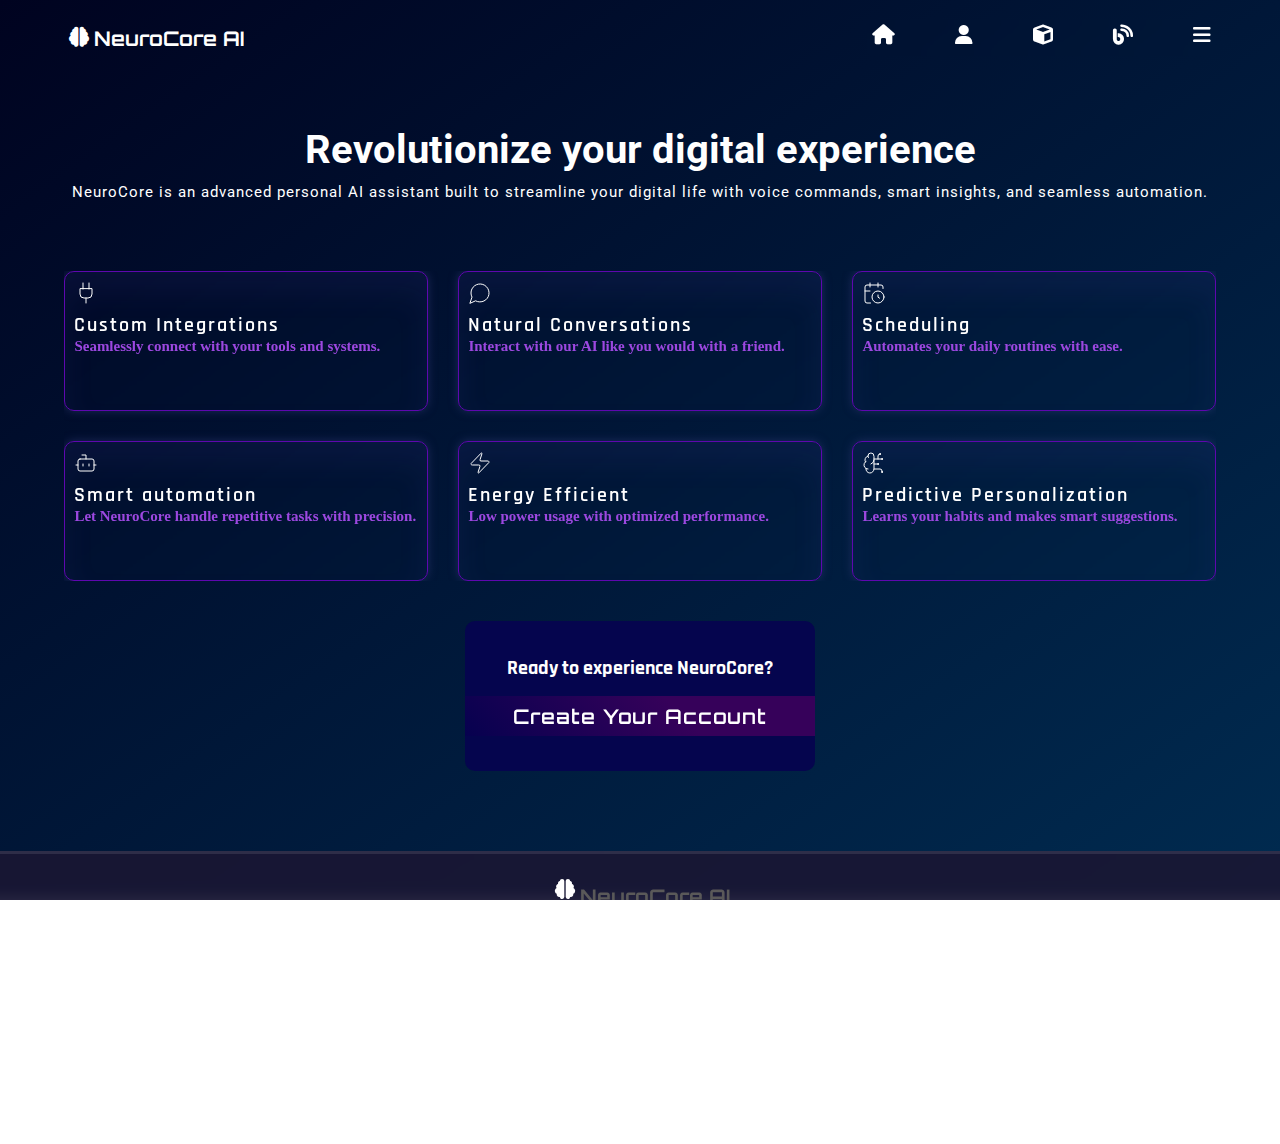
<file: index.html>
<!DOCTYPE html>
<html lang="en">
    <head>
        <link rel="stylesheet" href="homepage1.css"/>
        <link rel="stylesheet" href="homepage-query.css"/>
        <meta charset="UTF-8"/>
        <meta name="viewport" content="width=device-width, initial-scale=1.0" />
        <title>NeuroCore AI</title>
        <link rel="stylesheet" href="https://cdnjs.cloudflare.com/ajax/libs/font-awesome/6.4.0/css/all.min.css">
        <link href="https://fonts.googleapis.com/css2?family=Orbitron:wght@400;700&family=Rajdhani:wght@400;600&family=Roboto&display=swap" rel="stylesheet">
        
        
    </head>
    <body class="body"> 
        <!-- Main Section -->

    <div class="main-container">

    <div class="header-section">
        <div class="header-wrap">
            <a href="index.html"><i class="fas fa-brain" id="logo-icon"></i></a><a href="index.html"><h3 class="header-1">NeuroCore AI</h3></a>
        </div>

        <!-- Nav section -->
        <div class="header"> 
            <div class="navbar"><a href="index.html" class="nav-link"><i class="fas fa-house"></i></a></div>        <!-- Home -->
            <div class="navbar"><a href="about.html" class="nav-link"><i class="fas fa-user"></i></a></div>         <!-- About -->
            <div class="navbar"><a href="features.html" class="nav-link"><i class="fas fa-cube"></i></a></div>         <!-- Features -->
            <div class="navbar"><a href="blog.html" class="nav-link"><i class="fas fa-blog"></i></a></div>         <!-- Blog -->
            <div class="navbar"><a href="menu.html" class="nav-link"><i class="fas fa-bars"></i></a></div>         <!-- Menu -->
        </div>

         <div class="menu-alone"><i class="fas fa-bars"></i></span></a></div>         <!-- Menu -->

    </div>    

    <div class="nav-mobile-hide">
        <div class="header-mobile"> 
            <div class="navbar nav-mobile"><a href="index.html" class="nav-link"><i class="fas fa-house"></i><span class="mobile-nav-text">Home</span></a></div>        <!-- Home -->
            <div class="navbar"><a href="about.html" class="nav-link"><i class="fas fa-user"></i><span class="mobile-nav-text">About</span></a></div>         <!-- About -->
            <div class="navbar"><a href="features.html" class="nav-link"><i class="fas fa-cube"></i><span class="mobile-nav-text">Features</span></a></div>         <!-- Features -->
            <div class="navbar"><a href="blog.html" class="nav-link"><i class="fas fa-blog"></i><span class="mobile-nav-text">Blog</span></a></div>         <!-- Blog -->
            <div class="navbar"><a href="menu.html" class="nav-link"><i class="fas fa-bars"></i><span class="mobile-nav-text">Menu</span></a></div>         <!-- Menu -->
        </div>
    </div>
            <h2 class="headline">Revolutionize your digital experience</h2>

            <p class="intro-text">NeuroCore is an advanced personal AI assistant built to streamline your digital life
with voice commands, smart insights, and seamless automation.</p>
       

            


        <!--Features Section-->

        <div class="feature-wrap">
        <div class="feature-grid">
            
            <div class="feature">
                <svg xmlns="http://www.w3.org/2000/svg" width="24" height="24" viewBox="0 0 24 24" fill="none" stroke="currentColor" stroke-width="1" stroke-linecap="round" stroke-linejoin="round" class="lucide lucide-plug-icon lucide-plug"><path d="M12 22v-5"/><path d="M9 8V2"/><path d="M15 8V2"/><path d="M18 8v5a4 4 0 0 1-4 4h-4a4 4 0 0 1-4-4V8Z"/></svg>
                <p class="f-child">Custom Integrations</p>
                <p class="f-g-child">Seamlessly connect with your tools and systems.</p>
            </div>
           
            <div class="feature">
                <svg xmlns="http://www.w3.org/2000/svg" width="24" height="24" viewBox="0 0 24 24" fill="none" stroke="currentColor" stroke-width="1" stroke-linecap="round" stroke-linejoin="round" class="lucide lucide-message-circle-icon lucide-message-circle"><path d="M7.9 20A9 9 0 1 0 4 16.1L2 22Z"/></svg>
                <p class="f-child">Natural Conversations</p>
                <p class="f-g-child">Interact with our AI like you would with a friend.</p> 
            </div>

            <div class="feature">
                <svg xmlns="http://www.w3.org/2000/svg" width="24" height="24" viewBox="0 0 24 24" fill="none" stroke="currentColor" stroke-width="1" stroke-linecap="round" stroke-linejoin="round" class="lucide lucide-calendar-clock-icon lucide-calendar-clock"><path d="M16 14v2.2l1.6 1"/><path d="M16 2v4"/><path d="M21 7.5V6a2 2 0 0 0-2-2H5a2 2 0 0 0-2 2v14a2 2 0 0 0 2 2h3.5"/><path d="M3 10h5"/><path d="M8 2v4"/><circle cx="16" cy="16" r="6"/></svg>
                <p class="f-child">Scheduling</p>
                <p class="f-g-child">Automates your daily routines with ease.</p> 
            </div>

            <div class="feature">
                <svg xmlns="http://www.w3.org/2000/svg" width="24" height="24" viewBox="0 0 24 24" fill="none" stroke="currentColor" stroke-width="1" stroke-linecap="round" stroke-linejoin="round" class="lucide lucide-bot-icon lucide-bot"><path d="M12 8V4H8"/><rect width="16" height="12" x="4" y="8" rx="2"/><path d="M2 14h2"/><path d="M20 14h2"/><path d="M15 13v2"/><path d="M9 13v2"/></svg>
                <p class="f-child">Smart automation</p>
                <p class="f-g-child">Let NeuroCore handle repetitive tasks with precision.</p>
            </div>

            <div class="feature">
                <svg xmlns="http://www.w3.org/2000/svg" width="24" height="24" viewBox="0 0 24 24" fill="none" stroke="currentColor" stroke-width="1" stroke-linecap="round" stroke-linejoin="round" class="lucide lucide-zap-icon lucide-zap"><path d="M4 14a1 1 0 0 1-.78-1.63l9.9-10.2a.5.5 0 0 1 .86.46l-1.92 6.02A1 1 0 0 0 13 10h7a1 1 0 0 1 .78 1.63l-9.9 10.2a.5.5 0 0 1-.86-.46l1.92-6.02A1 1 0 0 0 11 14z"/></svg>
                <p class="f-child">Energy Efficient</p>
                <p class="f-g-child">Low power usage with optimized performance.</p>
            </div>

            <div class="feature">
                <svg xmlns="http://www.w3.org/2000/svg" width="24" height="24" viewBox="0 0 24 24" fill="none" stroke="currentColor" stroke-width="1" stroke-linecap="round" stroke-linejoin="round" class="lucide lucide-brain-circuit-icon lucide-brain-circuit"><path d="M12 5a3 3 0 1 0-5.997.125 4 4 0 0 0-2.526 5.77 4 4 0 0 0 .556 6.588A4 4 0 1 0 12 18Z"/><path d="M9 13a4.5 4.5 0 0 0 3-4"/><path d="M6.003 5.125A3 3 0 0 0 6.401 6.5"/><path d="M3.477 10.896a4 4 0 0 1 .585-.396"/><path d="M6 18a4 4 0 0 1-1.967-.516"/><path d="M12 13h4"/><path d="M12 18h6a2 2 0 0 1 2 2v1"/><path d="M12 8h8"/><path d="M16 8V5a2 2 0 0 1 2-2"/><circle cx="16" cy="13" r=".5"/><circle cx="18" cy="3" r=".5"/><circle cx="20" cy="21" r=".5"/><circle cx="20" cy="8" r=".5"/></svg>
                <p class="f-child">Predictive Personalization</p>
                <p class="f-g-child">Learns your habits and makes smart suggestions.</p>
            </div>
        </div>

        </div>

        <!-- cta section -->
         <section class="cta-section">
            <h3 class="cta-text">Ready to experience NeuroCore?</h3>
            <a href="sign-up.html" class="btn-button"><button class="cta-button">Create Your Account</button></a>
        </section>
    </div>

    <div class="footer-divider"></div>


       <!--Footer section-->
        <footer class="footer-container">

            <h3 class="foooter-header"><i class="fas fa-brain" id="lgo-icon"></i>NeuroCore AI</h3>
            <p class="description">
                Advancing human potential through intelligent systems. 
                At NeuroCore, we build AI-driven tools that empower innovation, insight, and automation for the future.
            </p>

            <!-- Footer Nav-links bars and Nav-links-->
            <div class="footer-nav"> 
                <div class="footer-nav-bar"><a href="index.html" class="nav-link"><i class="fas fa-house"></i></a></div>        <!-- Home -->
                <div class="footer-nav-bar"><a href="about.html" class="nav-link"><i class="fas fa-user"></i></a></div>         <!-- About -->
                <div class="footer-nav-bar"><a href="features.html" class="nav-link"><i class="fas fa-cube"></i></a></div>         <!-- Features -->
                <div class="footer-nav-bar"><a href="blog.html" class="nav-link"><i class="fas fa-blog"></i></a></div>         <!-- Blog -->
                <div class="footer-nav-bar"><a href="menu.html" class="nav-link"><i class="fas fa-bars"></i></a></div>         <!-- Menu -->
            </div>

            <!-- Footer Social Media Links -->
            <div class="footer-social"> 

                <div class="footer-nav-social"><a href="#" class="nav-link"><i class="fab fa-facebook-f"></i></a></div>
                <div class="footer-nav-social"><a href="#" class="nav-link"><i class="fab fa-x-twitter"></i></a></div>
                <div class="footer-nav-social"><a href="#" class="nav-link"><i class="fab fa-linkedin-in"></i></a></div>         
                <div class="footer-nav-social"><a href="#" class="nav-link"><i class="fab fa-github"></i></a></div>
                <div class="footer-nav-social"><a href="#" class="nav-link"><i class="fab fa-youtube"></i></a></div>
            </div>

            <!-- Copy right and Conditions section -->
             <div class="footer-ccs">
            <p class="copy-right">© 2025 NeuroCore AI. All rights reserved.</p>
            <p class="terms-and-conditions">[Terms & Conditions] | [Privacy Policy]</p>
             </div>   
        </footer>
<script src="homepage.js"></script>
    </body>
</html>
</file>
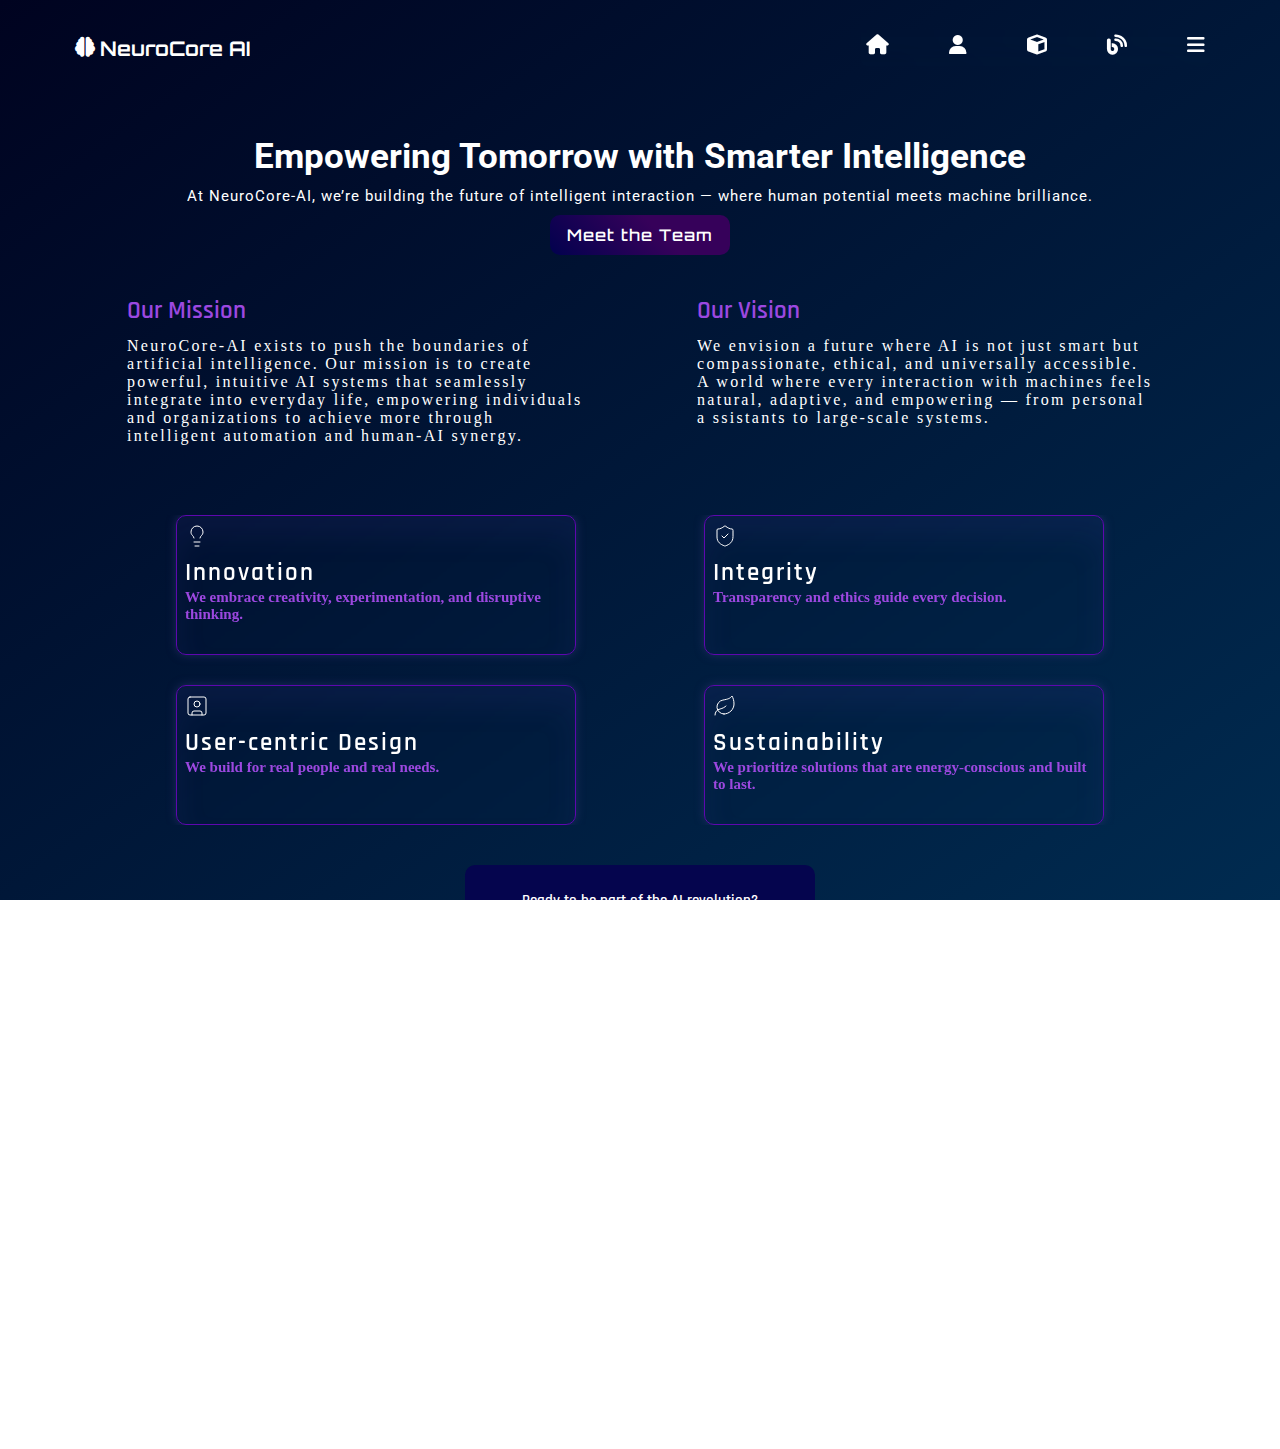
<file: about.html>
<!DOCTYPE html>
<html lang="en">
<head>
    <meta charset="UTF-8">
    <meta name="viewport" content="width=device-width, initial-scale=1.0" />
    <title>About NeuroCore</title>
    <link rel="stylesheet" href="about.css">
    <link rel="stylesheet" href="about-query.css">
    <link rel="stylesheet" href="https://cdnjs.cloudflare.com/ajax/libs/font-awesome/6.4.0/css/all.min.css">
    <link href="https://fonts.googleapis.com/css2?family=Orbitron:wght@400;700&family=Rajdhani:wght@400;600&family=Roboto&display=swap" rel="stylesheet">
        
</head>
<body>
    
    <div class="main-container">

        <div class="header-section">
            <div class="header-wrap">
            <a href="index.html"><i class="fas fa-brain" id="logo-icon"></i></a><a href="index.html"><h3 class="header-1">NeuroCore AI</h3></a>
        </div>

            <!-- Nav section -->
            <div class="header"> 
                <div class="navbar"><a href="index.html" class="nav-link"><i class="fas fa-house"></i></a></div>        <!-- Home -->
            <div class="navbar"><a href="about.html" class="nav-link"><i class="fas fa-user"></i></a></div>         <!-- About -->
            <div class="navbar"><a href="features.html" class="nav-link"><i class="fas fa-cube"></i></a></div>         <!-- Features -->
            <div class="navbar"><a href="blog.html" class="nav-link"><i class="fas fa-blog"></i></a></div>         <!-- Blog -->
            <div class="navbar"><a href="menu.html" class="nav-link"><i class="fas fa-bars"></i></a></div>         <!-- Menu -->
            </div>
        </div> 
    

        <!--Hero Section -->
        <div class="hero-section">
            <h2 class="headline">Empowering Tomorrow with Smarter Intelligence</h2>

            <p class="intro-text">
                At NeuroCore-AI, we’re building the future of intelligent interaction — where human potential meets machine brilliance.
            </p>

            <button class="hero-cta-button">Meet the Team</button>
        </div>


        <!--Mission Section -->
        <div class="mission-vision">
        <div class="mission">
            <h4 class="mission-title">Our Mission</h4>
            <p class="mission-text">
                NeuroCore-AI exists to push the boundaries of artificial intelligence. Our mission is to create powerful, 
                intuitive AI systems that seamlessly integrate into everyday life, empowering individuals and organizations to 
                achieve more through intelligent automation and human-AI synergy.
            </p>
        </div>


        <!-- Vision Section -->
         <div class="vision">
            <h4 class="vision-title">Our Vision</h4>
            <p class="vision-text">We envision a future where AI is not just smart but compassionate, ethical, and universally accessible. 
                A world where every interaction with machines feels natural, adaptive, and empowering — from personal a
                ssistants to large-scale systems.</p>
         </div>
         </div> <!-- Mission and Vision end -->


         <!-- Values Section -->
        <div class="values">

            <div class="values-grid">
                <div class="value">
                    <svg xmlns="http://www.w3.org/2000/svg" width="24" height="24" viewBox="0 0 24 24" fill="none" stroke="currentColor" stroke-width="1" stroke-linecap="round" stroke-linejoin="round" class="lucide lucide-lightbulb-icon lucide-lightbulb"><path d="M15 14c.2-1 .7-1.7 1.5-2.5 1-.9 1.5-2.2 1.5-3.5A6 6 0 0 0 6 8c0 1 .2 2.2 1.5 3.5.7.7 1.3 1.5 1.5 2.5"/><path d="M9 18h6"/><path d="M10 22h4"/></svg>
                    <p class="value-title">Innovation</p>
                    <p class="value-text">We embrace creativity, experimentation, and disruptive thinking.</p>
                </div>
                <div class="value">
                    <svg xmlns="http://www.w3.org/2000/svg" width="24" height="24" viewBox="0 0 24 24" fill="none" stroke="currentColor" stroke-width="1" stroke-linecap="round" stroke-linejoin="round" class="lucide lucide-shield-check-icon lucide-shield-check"><path d="M20 13c0 5-3.5 7.5-7.66 8.95a1 1 0 0 1-.67-.01C7.5 20.5 4 18 4 13V6a1 1 0 0 1 1-1c2 0 4.5-1.2 6.24-2.72a1.17 1.17 0 0 1 1.52 0C14.51 3.81 17 5 19 5a1 1 0 0 1 1 1z"/><path d="m9 12 2 2 4-4"/></svg>
                    <p class="value-title">Integrity</p>
                    <p class="value-text">Transparency and ethics guide every decision.</p>
                </div>
                <div class="value">
                    <svg xmlns="http://www.w3.org/2000/svg" width="24" height="24" viewBox="0 0 24 24" fill="none" stroke="currentColor" stroke-width="1" stroke-linecap="round" stroke-linejoin="round" class="lucide lucide-square-user-icon lucide-square-user"><rect width="18" height="18" x="3" y="3" rx="2"/><circle cx="12" cy="10" r="3"/><path d="M7 21v-2a2 2 0 0 1 2-2h6a2 2 0 0 1 2 2v2"/></svg>
                    <p class="value-title">User-centric Design</p>
                    <p class="value-text">We build for real people and real needs.</p>
                </div>
                <div class="value">
                    <svg xmlns="http://www.w3.org/2000/svg" width="24" height="24" viewBox="0 0 24 24" fill="none" stroke="currentColor" stroke-width="1" stroke-linecap="round" stroke-linejoin="round" class="lucide lucide-leaf-icon lucide-leaf"><path d="M11 20A7 7 0 0 1 9.8 6.1C15.5 5 17 4.48 19 2c1 2 2 4.18 2 8 0 5.5-4.78 10-10 10Z"/><path d="M2 21c0-3 1.85-5.36 5.08-6C9.5 14.52 12 13 13 12"/></svg>
                    <p class="value-title">Sustainability</p>
                    <p class="value-text">We prioritize solutions that are energy-conscious and built to last.</p>
                </div>
            </div>

          </div>


          <!-- Call to Action -->
           <div class="cta-section">
            <p class="cta-text">Ready to be part of the AI revolution?</p>
            <button class="cta-button">Join Us</button>
            <button class="cta-button">Contact Us</button>
           </div>


    </div>








     <!--Footer section-->
        <footer class="footer-container">

            <h3 class="foooter-header"><i class="fas fa-brain" id="lgo-icon"></i>NeuroCore AI</h3>
            <p class="description">
                Advancing human potential through intelligent systems. 
                At NeuroCore, we build AI-driven tools that empower innovation, insight, and automation for the future.
            </p>

            <!-- Footer Nav-links bars and Nav-links-->
            <div class="footer-nav"> 
                <div class="footer-nav-bar"><a href="index.html" class="nav-link"><i class="fas fa-house"></i></a></div>        <!-- Home -->
                <div class="footer-nav-bar"><a href="about.html" class="nav-link"><i class="fas fa-user"></i></a></div>         <!-- About -->
                <div class="footer-nav-bar"><a href="features.html" class="nav-link"><i class="fas fa-cube"></i></a></div>         <!-- Features -->
                <div class="footer-nav-bar"><a href="blog.html" class="nav-link"><i class="fas fa-blog"></i></a></div>         <!-- Blog -->
                <div class="footer-nav-bar"><a href="menu.html" class="nav-link"><i class="fas fa-bars"></i></a></div>         <!-- Menu -->
            </div>

            <!-- Footer Social Media Links -->
            <div class="footer-social"> 

                <div class="footer-nav-social"><a href="#" class="nav-link"><i class="fab fa-facebook-f"></i></a></div>
                <div class="footer-nav-social"><a href="#" class="nav-link"><i class="fab fa-x-twitter"></i></a></div>
                <div class="footer-nav-social"><a href="#" class="nav-link"><i class="fab fa-linkedin-in"></i></a></div>         
                <div class="footer-nav-social"><a href="#" class="nav-link"><i class="fab fa-github"></i></a></div>
                <div class="footer-nav-social"><a href="#" class="nav-link"><i class="fab fa-youtube"></i></a></div>
            </div>

            <!-- Copy right and Conditions section -->
             <div class="footer-ccs">
            <p class="copy-right">© 2025 NeuroCore AI. All rights reserved.</p>
            <p class="terms-and-conditions">[Terms & Conditions] | [Privacy Policy]</p>
             </div>   
        </footer>


</body>
</html>
</file>
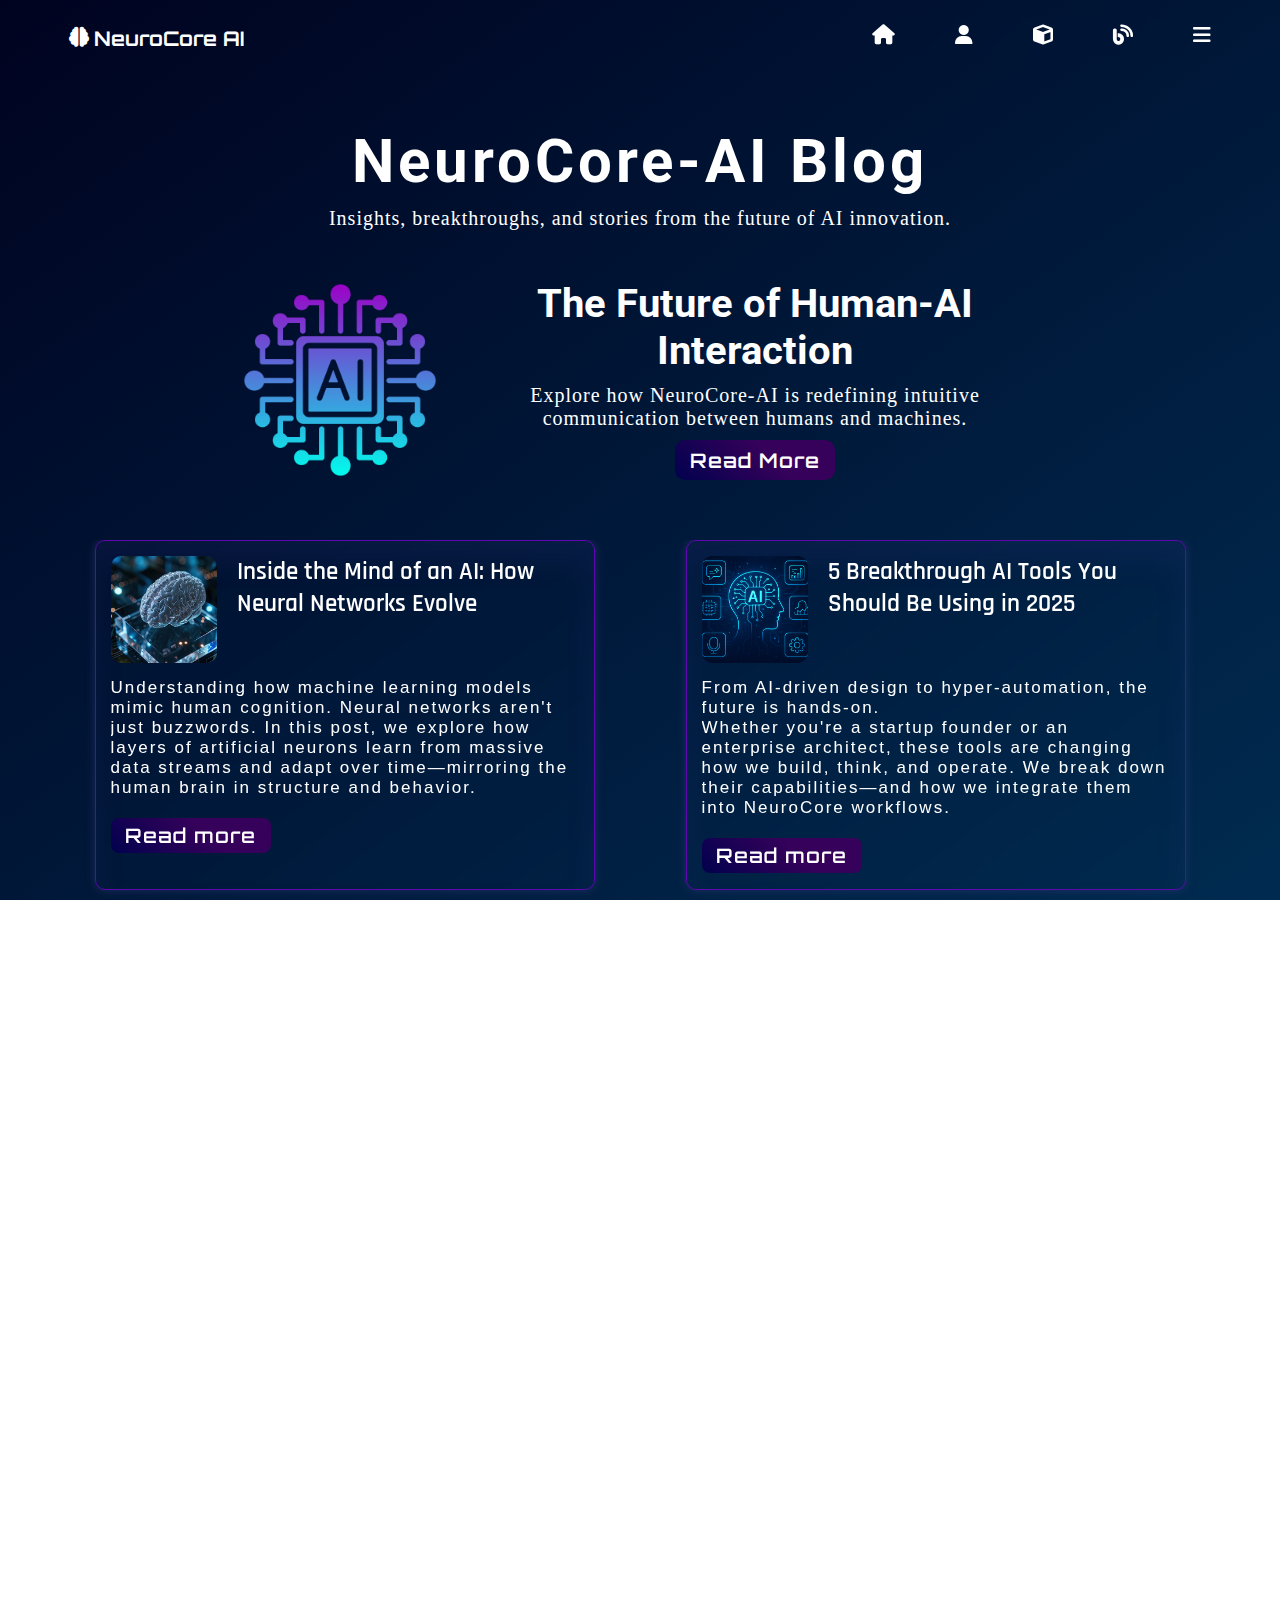
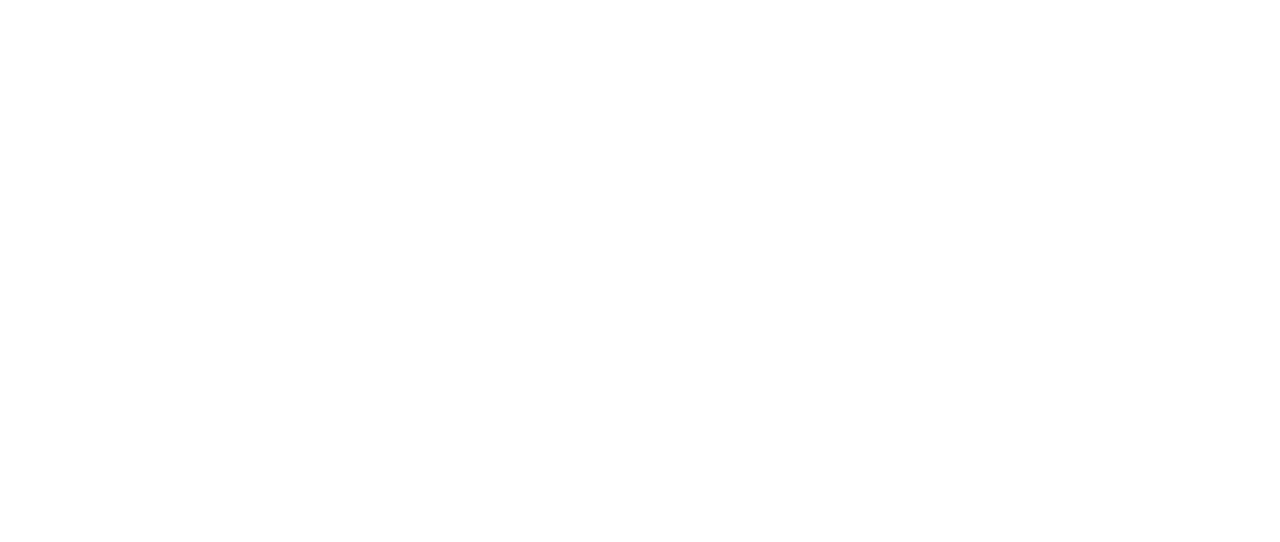
<file: blog.html>
<!DOCTYPE html>
<html lang="en">
<head>
    <meta charset="UTF-8">
    <meta name="viewport" content="width=, initial-scale=1.0">
    <title>NeuroCore-AI Blog</title>
    <link rel="stylesheet" href="blog.css">
    <link rel="stylesheet" href="blog-query.css">
    <link rel="stylesheet" href="https://cdnjs.cloudflare.com/ajax/libs/font-awesome/6.4.0/css/all.min.css">
    <link href="https://fonts.googleapis.com/css2?family=Orbitron:wght@400;700&family=Rajdhani:wght@400;600&family=Roboto&display=swap" rel="stylesheet">
        
</head>
<body>
    
    <div class="main-container">

        <div class="header-section">
        <div class="header-wrap">
            <a href="index.html"><i class="fas fa-brain" id="logo-icon"></i></a><a href="index.html"><h3 class="header-1">NeuroCore AI</h3></a>
        </div>

        <!-- Nav section -->
        <div class="header"> 
            <div class="navbar"><a href="index.html" class="nav-link"><i class="fas fa-house"></i></a></div>        <!-- Home -->
            <div class="navbar"><a href="about.html" class="nav-link"><i class="fas fa-user"></i></a></div>         <!-- About -->
            <div class="navbar"><a href="features.html" class="nav-link"><i class="fas fa-cube"></i></a></div>         <!-- Features -->
            <div class="navbar"><a href="blog.html" class="nav-link"><i class="fas fa-blog"></i></a></div>         <!-- Blog -->
            <div class="navbar"><a href="menu.html" class="nav-link"><i class="fas fa-bars"></i></a></div>         <!-- Menu -->
        </div>

         <div class="menu-alone"><i class="fas fa-bars"></i></span></a></div>         <!-- Menu -->

        </div>    

    <div class="nav-mobile-hide">
        <div class="header-mobile"> 
            <div class="navbar nav-mobile"><a href="index.html" class="nav-link"><i class="fas fa-house"></i><span class="mobile-nav-text">Home</span></a></div>        <!-- Home -->
            <div class="navbar"><a href="about.html" class="nav-link"><i class="fas fa-user"></i><span class="mobile-nav-text">About</span></a></div>         <!-- About -->
            <div class="navbar"><a href="features.html" class="nav-link"><i class="fas fa-cube"></i><span class="mobile-nav-text">Features</span></a></div>         <!-- Features -->
            <div class="navbar"><a href="blog.html" class="nav-link"><i class="fas fa-blog"></i><span class="mobile-nav-text">Blog</span></a></div>         <!-- Blog -->
            <div class="navbar"><a href="menu.html" class="nav-link"><i class="fas fa-bars"></i><span class="mobile-nav-text">Menu</span></a></div>         <!-- Menu -->
        </div>
    </div>


    <h2 class="headline">NeuroCore-AI Blog</h2>
    <p class="intro-text">Insights, breakthroughs, and stories from the future of AI innovation.</p>


    <div class="blog-head">

        <img src="artificial-intelligence (1).png" alt="" width="200rem" height="200rem" class="ai-image">

        <div class="blog-wrap">
            <h3 class="blog-headline">The Future of Human-AI Interaction</h3>
            <p class="blog-intro-text">Explore how NeuroCore-AI is redefining intuitive communication between humans and machines.</p> 
            <button class="read-more">Read More</button> 
        </div>
      
    </div>


    <div class="post-grid">

        <div class="post">
            <div class="post-wrap">
                <img src="ai-brain.jpg" alt="" class="post-image">
            <p class="post-title">Inside the Mind of an AI: How Neural Networks Evolve</p>
            </div>

            <p class="post-text">Understanding how machine learning models mimic human cognition.
Neural networks aren't just buzzwords. In this post, we explore how layers of artificial neurons 
learn from massive data streams and adapt over time—mirroring the human brain in structure and behavior.
</p>
<button class="post-read-more">Read more</button>
        </div>

        <div class="post">
            <div class="post-wrap">
                <img src="ai-tools.png" alt="" class="post-image">
            <p class="post-title">5 Breakthrough AI Tools You Should Be Using in 2025</p>
            </div>

            <p class="post-text">From AI-driven design to hyper-automation, the future is hands-on. <br>
Whether you're a startup founder or an enterprise architect, these tools are changing how we build, 
think, and operate. We break down their capabilities—and how we integrate them into NeuroCore workflows.
</p>
<button class="post-read-more">Read more</button>
        </div>

        <div class="post">
            <div class="post-wrap">
                <img src="ai-brain.jpeg" alt="" class="post-image">
            <p class="post-title">Securing the Brain: AI Ethics and Cybersecurity Today</p>
            </div>

            <p class="post-text">Where intelligence ends, responsibility begins. <br>
As AI grows smarter, so do its risks. In this article, we dive into how NeuroCore handles 
data privacy, bias reduction, and compliance in sensitive environments.
</p>
<button class="post-read-more">Read more</button>
        </div>

        <div class="post">
            <div class="post-wrap">
                <img src="ai-mind.jpg" alt="" class="post-image">
            <p class="post-title">Real-Time Data Meets AI: Why Speed Matters</p>
            </div>

            <p class="post-text">When milliseconds count, your AI better keep up. <br>
Explore how NeuroCore leverages edge computing and streaming data to power decisions in real 
time—whether it’s processing voice commands, vision inputs, or predictive maintenance alerts.
</p>
<button class="post-read-more">Read more</button>
        </div>

        <div class="post">
            <div class="post-wrap">
                <img src="ai-human2.jpg" alt="" class="post-image">
            <p class="post-title">How We're Teaching AI to 'Feel' Human Language</p>
            </div>

            <p class="post-text">Natural language, deeper empathy. <br>
Beyond commands and keywords, AI is beginning to grasp tone, context, and sentiment. 
We reveal our ongoing NLP training efforts, custom datasets, and emotional intelligence testing protocols.
</p>
<button class="post-read-more">Read more</button>
        </div>

        <div class="post">
            <div class="post-wrap">
                <img src="ai-human.jpg" alt="" class="post-image">
            <p class="post-title">Explainable AI: Making the Black Box Transparent</p>
            </div>

            <p class="post-text">Because clarity is trust. <br>
We’re breaking down the inner workings of our models to provide interpretability. 
This post discusses how transparency tools like SHAP and LIME help us demystify predictions—especially in mission-critical apps.
</p>
<button class="post-read-more">Read more</button>
        </div>

    </div>

<!-- Newsletter CTA-->
 <div class="newsletter-cta">
   
    <form action="" class="newsletter-form">
        <label for="email" class="newsletter-text">Get the latest in AI directly to your inbox.</label> <br>
        <input type="email" name="email" class="cta-email" required placeholder="Enter Your Email">
        <input type="submit" name="submit" class="cta-submit" value="Subscribe">
    </form>
    
 </div>

















    </div>

     <!--Footer section-->
        <footer class="footer-container">

            <h3 class="foooter-header"><i class="fas fa-brain" id="lgo-icon"></i>NeuroCore AI</h3>
            <p class="description">
                Advancing human potential through intelligent systems. 
                At NeuroCore, we build AI-driven tools that empower innovation, insight, and automation for the future.
            </p>

            <!-- Footer Nav-links bars and Nav-links-->
            <div class="footer-nav"> 
                <div class="footer-nav-bar"><a href="index.html" class="nav-link"><i class="fas fa-house"></i></a></div>        <!-- Home -->
                <div class="footer-nav-bar"><a href="about.html" class="nav-link"><i class="fas fa-user"></i></a></div>         <!-- About -->
                <div class="footer-nav-bar"><a href="features.html" class="nav-link"><i class="fas fa-cube"></i></a></div>         <!-- Features -->
                <div class="footer-nav-bar"><a href="blog.html" class="nav-link"><i class="fas fa-blog"></i></a></div>         <!-- Blog -->
                <div class="footer-nav-bar"><a href="menu.html" class="nav-link"><i class="fas fa-bars"></i></a></div>         <!-- Menu -->
            </div>

            <!-- Footer Social Media Links -->
            <div class="footer-social"> 

                <div class="footer-nav-social"><a href="#" class="nav-link"><i class="fab fa-facebook-f"></i></a></div>
                <div class="footer-nav-social"><a href="#" class="nav-link"><i class="fab fa-x-twitter"></i></a></div>
                <div class="footer-nav-social"><a href="#" class="nav-link"><i class="fab fa-linkedin-in"></i></a></div>         
                <div class="footer-nav-social"><a href="#" class="nav-link"><i class="fab fa-github"></i></a></div>
                <div class="footer-nav-social"><a href="#" class="nav-link"><i class="fab fa-youtube"></i></a></div>
            </div>

            <!-- Copy right and Conditions section -->
             <div class="footer-ccs">
            <p class="copy-right">© 2025 NeuroCore AI. All rights reserved.</p>
            <p class="terms-and-conditions">[Terms & Conditions] | [Privacy Policy]</p>
             </div>   
        </footer>

<script src="blog.js"></script>
</body>
</html>
</file>
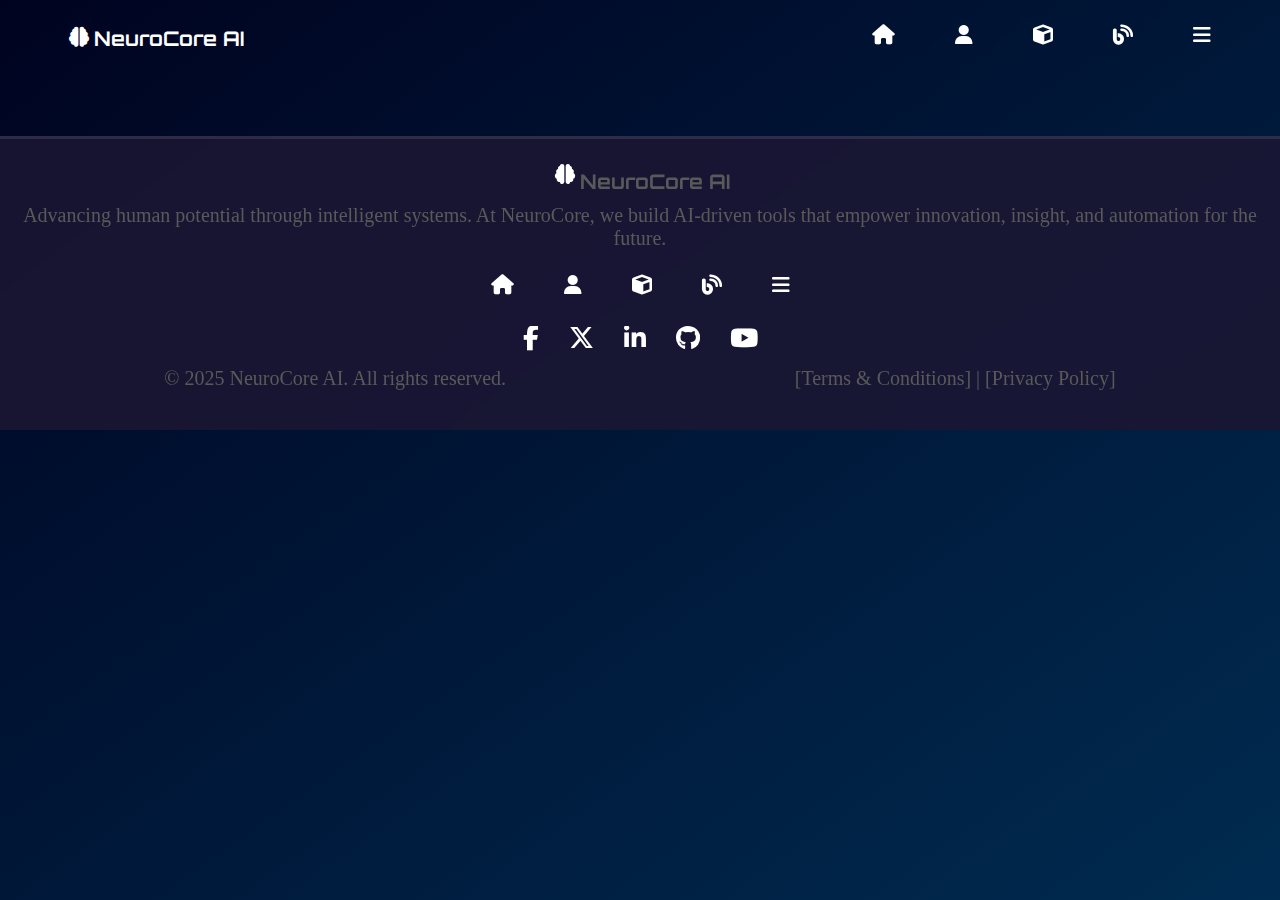
<file: features.html>
<!DOCTYPE html>
<html lang="en">
<head>
    <meta charset="UTF-8">
    <meta name="viewport" content="width=, initial-scale=1.0">
    <title>About NeuroCore</title>
    <link rel="stylesheet" href="features.css">
    <link rel="stylesheet" href="features-query.css">
    <link rel="stylesheet" href="https://cdnjs.cloudflare.com/ajax/libs/font-awesome/6.4.0/css/all.min.css">
    <link href="https://fonts.googleapis.com/css2?family=Orbitron:wght@400;700&family=Rajdhani:wght@400;600&family=Roboto&display=swap" rel="stylesheet">
        
</head>
<body>
    
    <div class="main-container">

        <div class="header-section">
            <div class="header-wrap">
            <a href="index.html"><i class="fas fa-brain" id="logo-icon"></i></a><a href="index.html"><h3 class="header-1">NeuroCore AI</h3></a>
        </div>

            <!-- Nav section -->
            <div class="header"> 
                <div class="navbar"><a href="index.html" class="nav-link"><i class="fas fa-house"></i></a></div>        <!-- Home -->
            <div class="navbar"><a href="about.html" class="nav-link"><i class="fas fa-user"></i></a></div>         <!-- About -->
            <div class="navbar"><a href="features.html" class="nav-link"><i class="fas fa-cube"></i></a></div>         <!-- Features -->
            <div class="navbar"><a href="blog.html" class="nav-link"><i class="fas fa-blog"></i></a></div>         <!-- Blog -->
            <div class="navbar"><a href="menu.html" class="nav-link"><i class="fas fa-bars"></i></a></div>         <!-- Menu -->
            </div>
        </div> 
    
    </div>




    

     <!--Footer section-->
        <footer class="footer-container">

            <h3 class="foooter-header"><i class="fas fa-brain" id="lgo-icon"></i>NeuroCore AI</h3>
            <p class="description">
                Advancing human potential through intelligent systems. 
                At NeuroCore, we build AI-driven tools that empower innovation, insight, and automation for the future.
            </p>

            <!-- Footer Nav-links bars and Nav-links-->
            <div class="footer-nav"> 
                <div class="footer-nav-bar"><a href="index.html" class="nav-link"><i class="fas fa-house"></i></a></div>        <!-- Home -->
                <div class="footer-nav-bar"><a href="about.html" class="nav-link"><i class="fas fa-user"></i></a></div>         <!-- About -->
                <div class="footer-nav-bar"><a href="features.html" class="nav-link"><i class="fas fa-cube"></i></a></div>         <!-- Features -->
                <div class="footer-nav-bar"><a href="blog.html" class="nav-link"><i class="fas fa-blog"></i></a></div>         <!-- Blog -->
                <div class="footer-nav-bar"><a href="menu.html" class="nav-link"><i class="fas fa-bars"></i></a></div>         <!-- Menu -->
            </div>

            <!-- Footer Social Media Links -->
            <div class="footer-social"> 

                <div class="footer-nav-social"><a href="#" class="nav-link"><i class="fab fa-facebook-f"></i></a></div>
                <div class="footer-nav-social"><a href="#" class="nav-link"><i class="fab fa-x-twitter"></i></a></div>
                <div class="footer-nav-social"><a href="#" class="nav-link"><i class="fab fa-linkedin-in"></i></a></div>         
                <div class="footer-nav-social"><a href="#" class="nav-link"><i class="fab fa-github"></i></a></div>
                <div class="footer-nav-social"><a href="#" class="nav-link"><i class="fab fa-youtube"></i></a></div>
            </div>

            <!-- Copy right and Conditions section -->
             <div class="footer-ccs">
            <p class="copy-right">© 2025 NeuroCore AI. All rights reserved.</p>
            <p class="terms-and-conditions">[Terms & Conditions] | [Privacy Policy]</p>
             </div>   
        </footer>


</body>
</html>
</file>
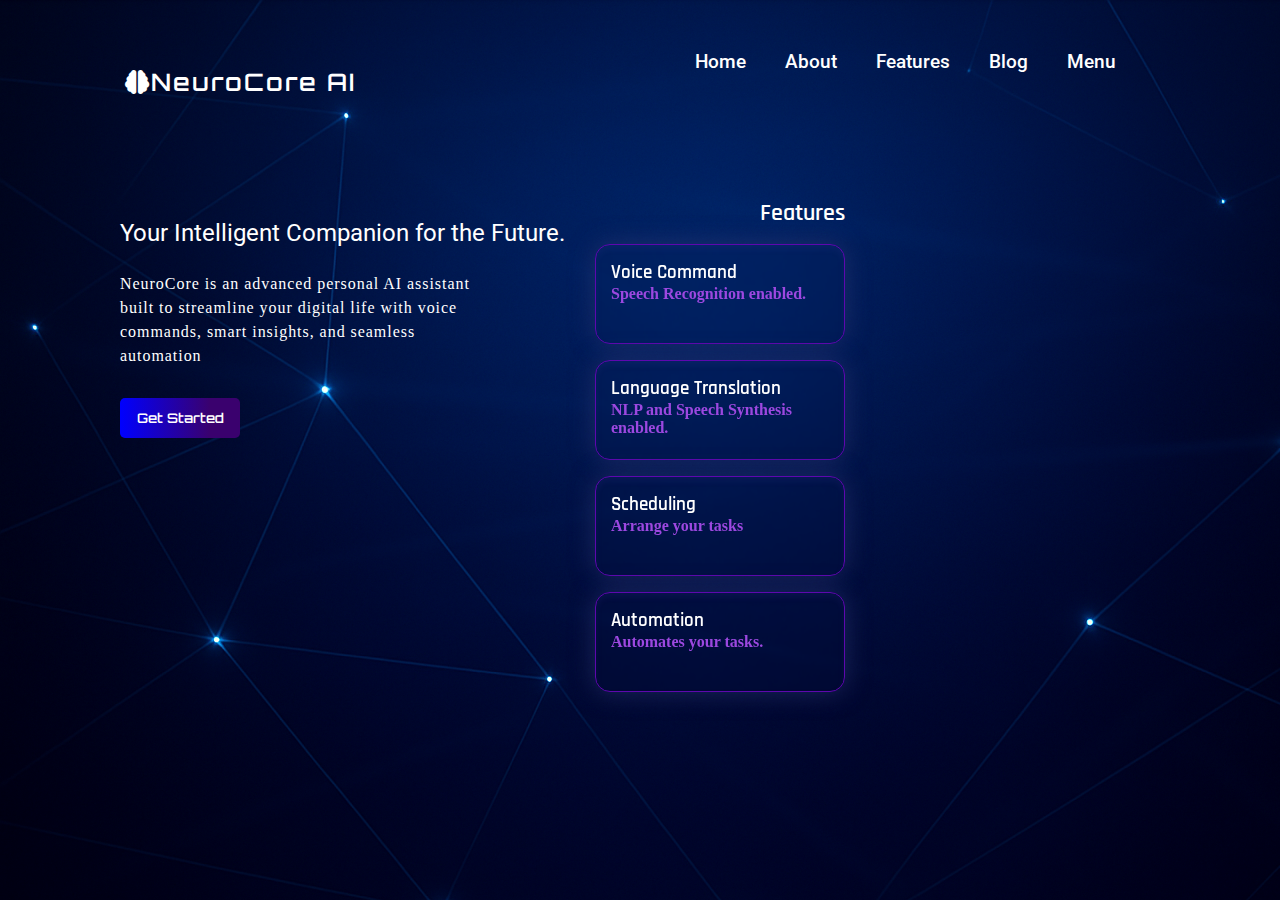
<file: homepage.html>
<!DOCTYPE html>
<html lang="en">
    <head>
        <link rel="stylesheet" href="homepage.css"/>
        <meta charset="UTF-8"/>
        <meta name="viewport" content="width=device-width, initial-scale=1.0" />
        <title>Welcome to NeuroCore AI</title>
        <link rel="stylesheet" href="https://cdnjs.cloudflare.com/ajax/libs/font-awesome/6.4.0/css/all.min.css">
        <link href="https://fonts.googleapis.com/css2?family=Orbitron:wght@400;700&family=Rajdhani:wght@400;600&family=Roboto&display=swap" rel="stylesheet">
        

    </head>
    <body>

        <div class="f1-header">
        <p class="header-1"><i class="fas fa-brain" id="lgo-icon"></i>NeuroCore AI</p>

        <div class="header"> 
            <p class="header-2">Home</p>
            <p class="header-3">About</p>
            <p class="header-4">Features</p>
            <p class="header-5">Blog</p>
            <p class="header-6">Menu</p>
        </div>
        </div>

        <div class="wrap">
            <h2 class="headline">Your Intelligent Companion for the Future.</h1>

            <p class="intro-text">NeuroCore is an advanced personal AI assistant built to streamline your digital life
with voice commands, smart insights, and seamless automation</p>
       

            <button class="get-started">Get Started</button>
        </div>

        <div class="feature">

            
            <div class="feature">
                <h2 class="f-head">Features</h2>
                <p class="f-child">Voice Command<span class="f-g-child">Speech Recognition enabled.</span></p>
            </div>
            <div class="feature">
                <p class="f-child">Language Translation<span class="f-g-child">NLP and Speech Synthesis enabled.</span></p>
            </div>
            <div class="feature">
                <p class="f-child">Scheduling<span class="f-g-child">Arrange your tasks</span></p>
            </div>
            <div class="feature">
                <p class="f-child">Automation<span class="f-g-child">Automates your tasks.</span></p>
            </div>
        </div>


       

        <footer>

        </footer>
    </body>
</html>
</file>
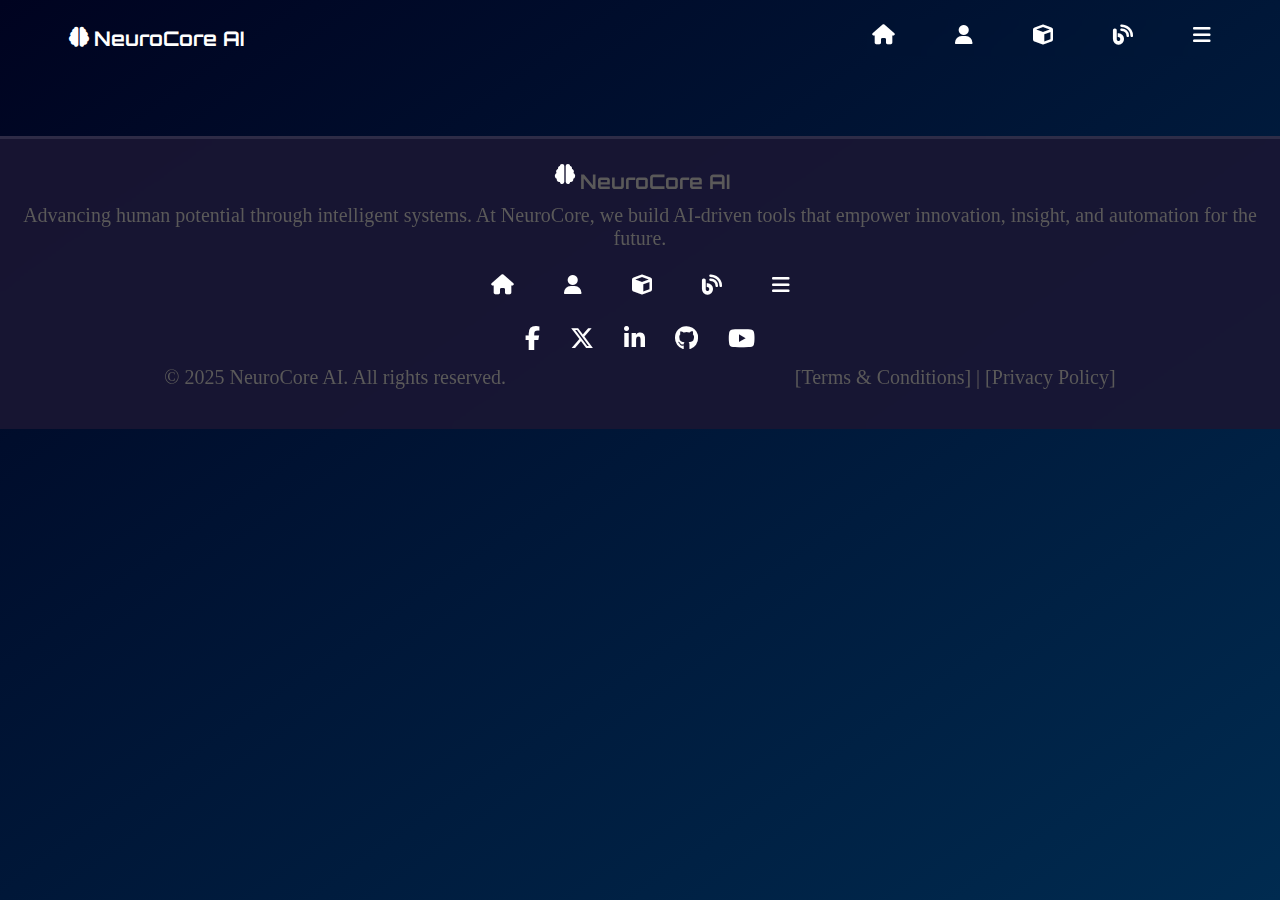
<file: menu.html>
<!DOCTYPE html>
<html lang="en">
<head>
    <meta charset="UTF-8">
    <meta name="viewport" content="width=, initial-scale=1.0">
    <title>About NeuroCore</title>
    <link rel="stylesheet" href="menu.css">
    <link rel="stylesheet" href="menu-query.css">
    <link rel="stylesheet" href="https://cdnjs.cloudflare.com/ajax/libs/font-awesome/6.4.0/css/all.min.css">
    <link href="https://fonts.googleapis.com/css2?family=Orbitron:wght@400;700&family=Rajdhani:wght@400;600&family=Roboto&display=swap" rel="stylesheet">
        
</head>
<body>
    
    <div class="main-container">

        <div class="header-section">
            <div class="header-wrap">
            <a href="index.html"><i class="fas fa-brain" id="logo-icon"></i></a><a href="index.html"><h3 class="header-1">NeuroCore AI</h3></a>
        </div>

            <!-- Nav section -->
            <div class="header"> 
                <div class="navbar"><a href="index.html" class="nav-link"><i class="fas fa-house"></i></a></div>        <!-- Home -->
            <div class="navbar"><a href="about.html" class="nav-link"><i class="fas fa-user"></i></a></div>         <!-- About -->
            <div class="navbar"><a href="features.html" class="nav-link"><i class="fas fa-cube"></i></a></div>         <!-- Features -->
            <div class="navbar"><a href="blog.html" class="nav-link"><i class="fas fa-blog"></i></a></div>         <!-- Blog -->
            <div class="navbar"><a href="menu.html" class="nav-link"><i class="fas fa-bars"></i></a></div>         <!-- Menu -->
            </div>
        </div> 
    
    </div>

     <!--Footer section-->
        <footer class="footer-container">

            <h3 class="foooter-header"><i class="fas fa-brain" id="lgo-icon"></i>NeuroCore AI</h3>
            <p class="description">
                Advancing human potential through intelligent systems. 
                At NeuroCore, we build AI-driven tools that empower innovation, insight, and automation for the future.
            </p>

            <!-- Footer Nav-links bars and Nav-links-->
            <div class="footer-nav"> 
                <div class="footer-nav-bar"><a href="index.html" class="nav-link"><i class="fas fa-house"></i></a></div>        <!-- Home -->
                <div class="footer-nav-bar"><a href="about.html" class="nav-link"><i class="fas fa-user"></i></a></div>         <!-- About -->
                <div class="footer-nav-bar"><a href="features.html" class="nav-link"><i class="fas fa-cube"></i></a></div>         <!-- Features -->
                <div class="footer-nav-bar"><a href="blog.html" class="nav-link"><i class="fas fa-blog"></i></a></div>         <!-- Blog -->
                <div class="footer-nav-bar"><a href="menu.html" class="nav-link"><i class="fas fa-bars"></i></a></div>         <!-- Menu -->
            </div>

            <!-- Footer Social Media Links -->
            <div class="footer-social"> 

                <div class="footer-nav-social"><a href="#" class="nav-link"><i class="fab fa-facebook-f"></i></a></div>
                <div class="footer-nav-social"><a href="#" class="nav-link"><i class="fab fa-x-twitter"></i></a></div>
                <div class="footer-nav-social"><a href="#" class="nav-link"><i class="fab fa-linkedin-in"></i></a></div>         
                <div class="footer-nav-social"><a href="#" class="nav-link"><i class="fab fa-github"></i></a></div>
                <div class="footer-nav-social"><a href="#" class="nav-link"><i class="fab fa-youtube"></i></a></div>
            </div>

            <!-- Copy right and Conditions section -->
             <div class="footer-ccs">
            <p class="copy-right">© 2025 NeuroCore AI. All rights reserved.</p>
            <p class="terms-and-conditions">[Terms & Conditions] | [Privacy Policy]</p>
             </div>   
        </footer>


</body>
</html>
</file>
<file: homepage1.css>
* {
    box-sizing: border-box;
    margin: 0;
    padding: 0;
    overflow-x: hidden;
}

html {
    font-size: 62.5%;
}

.menu-alone {
    display: none;
}

a {
    text-decoration: none;
}

body {
    width: 100%;
    height: 100vh;
    background: linear-gradient(145deg, #000320, #002b50);
    background-repeat: no-repeat;
    background-size: cover; /* Stretches across entire body */
    background-attachment: fixed;
    overflow-x: hidden;
}

.main-container {
    max-width: 1200px;
    width: 90%;
    margin: 0 auto;
    padding: auto 0;
    color: white;
    padding-top: 2rem;
}

/* Header Section */

.header-section {
    display: flex;
    justify-content: space-between;
    align-items: center;
}

.header-wrap {
    display: flex;
    flex-direction: row;
    align-items: center;
    justify-content: center;
    color: white;
}

.header-1 {
    font-family: 'Orbitron', sans-serif;
    font-size: 2rem;
    color: white;
}

.header {
    max-width: 100%;
    
    display: flex;
    gap: 5rem;
    border-radius: 5px;
    justify-content: space-around;
    align-items: center;
    background: transparent;
    backdrop-filter: blur(12px);
}

.nav-link {
    font-size: 2.4rem; 
    color: white;
    
}

.fas {
    font-size: 2rem;
    padding: 0.5rem;
    text-decoration: none;
    color: white;
}

.fas:hover {
    transition: transform 2s ease-in-out;
    animation: bounce 1s ease-in-out;
    color: rgb(156, 72, 224);
    cursor: default;
}

@keyframes bounce {
  0%   { transform: translateY(0) scale(1); }
  30%  { transform: translateY(-10px) scale(1.2); }
  50%  { transform: translateY(0) scale(1); }
  70%  { transform: translateY(-5px) scale(1.1); }
  100% { transform: translateY(0) scale(1); }
}


/* Mobile Navigation */

.header-mobile {
    display: none;
}

.nav-mobile {
    display: flex;
    flex-direction: row;
    align-items: center;
    
}

/* Headline section */
.headline {
    font-family: 'Roboto', 'Helvetica Neue', sans-serif;
    font-size: 4rem;
    display: flex;
    justify-content: center;
    margin-top: 7rem;
    text-align: center;
}

.intro-text {
    font-family: 'Roboto', 'Helvetica Neue', sans-serif;
    font-size: 1.5rem;
    display: flex;
    justify-content: center;
    text-align: center;
    margin-top: 1rem;
    letter-spacing: 0.1rem;
}

/* Feature Section */

.feature-wrap {
    display: flex;
    justify-content: space-around;
    
}

.feature-grid {
    display: grid;
    grid-template-columns: 1fr 1fr 1fr;
    margin: 0 auto;
    height: max-content;
    width: 100%;
    gap: 3rem;
    margin-top: 7rem;
}

.wrap {
    display: flex;
    gap: 1rem;
}

.feature {
    height: 14rem;
    width: 100%;
    max-width: 40rem;
    font-family: 'Rajdhani', sans-serif;
    font-size: 2rem;
    font-weight: 600;
    border: 1px solid rgb(94, 7, 175);
    border-radius: 10px;
    letter-spacing: 0.0625;
    background: transparent;
    backdrop-filter: blur(2px);
    box-shadow: 
        0 0 10px rgba(46, 57, 119, 0.6),  
        inset 0 20px 30px rgba(74, 66, 182, 0.1);
    color: white;
    padding: 0.9375rem;
}

.f-child {
    letter-spacing: 0.2rem;
}


.f-g-child {
    display: block;
    font-family: 'Times New Roman', Times, serif;
    color: rgb(156, 72, 224);
    letter-spacing: normal;
    font-size: 1.5rem;
}


/* Footer Section */
.footer-container {
    border-top: 3px solid rgba(255, 255, 255, 0.1);
    background: rgba(25, 22, 51, 0.9);
    backdrop-filter: blur(8px);
    margin-top: 8rem;
    font-size: 2rem;
    color: rgb(90, 89, 89);
    padding: 2rem 2rem;
}

.foooter-header {
    
    font-family: 'Orbitron', sans-serif;
    font-size: 2rem;
    margin: 0 auto;
    text-align: center;
}

.description {
    margin-top: 1rem;
    text-align: center;
}

.footer-nav {
    display: flex;
    gap: 4rem;
}

.footer-social {
    gap: 3rem;
}

.footer-nav, .footer-social {
    display: flex;
    justify-content: center;

    margin-top: 2rem;
} 

.footer-ccs {
    display: flex;
    justify-content: space-around;
    margin: 1rem auto;
    
}

.copy-right {
    margin-bottom: 1rem;
}

.cta-section {
    width: 35rem;
    height: 15rem;
    max-width: 1200px;
    background: rgb(5, 5, 78);
    backdrop-filter: blur(4px);
    border-radius: 10px;
    margin: auto;
    margin-top: 4rem;
    display: flex;
    flex-direction: column;
    justify-content: center;
    align-items: center;
    font-size: 1.7rem;
    gap: 1.5rem;
}

.cta-text {
    font-family: 'Rajdhani', sans-serif;

}

.cta-button {
    font-family: 'Orbitron', sans-serif;
    font-size: 2rem;
    font-weight: 600;
    height: 4rem;
    width: 40rem;
    background: linear-gradient(45deg, rgb(1, 1, 78) 0%, rgb(54, 1, 90) 60%);
    border: inherit;
    color: white;
    letter-spacing: 0.1rem;
}
</file>
<file: homepage-query.css>
/* For Destops 850 <= 1025px screen width */

@media screen and (max-width: 64rem ) {
    /* 1025px / 16px =  64rem*/
    /* 64rem x 16px = 1024px  */

    html {
        /* 9px / 16px = 0.5625px  */
        font-size: 56.25%;
    }

    .feature {
        height: 12rem;
    }
}


/* For <= 850px screen width  */

@media screen and (max-width: 53rem ) {
    /* 850px / 16px = 53rem */

    html {
        /* 9px / 16px = 0.5625px  */
        font-size: 56.25%;
    }

    .feature-grid {
        grid-template-columns: 1fr 1fr;
        width: 90%;
        gap: 4rem;
    }

    .feature {
       max-width: 40rem; 
    }

}


/* For <= 672px screen width */

@media screen and (max-width: 42rem ) {
    /* 672px / 16px =  42rem */
    /* 42rem x 16px = 672 */

    html {
        /* 8px / 16px = 0.5px */
        font-size: 50%;
    }  

    .feature-wrap {
        margin: 0 auto;
    
    }

    .feature-grid {
        grid-template-columns: 1fr;
        width: 90%;
        gap: 3rem;
        font-size: 2rem;
        justify-items: center;
    }

    .footer-ccs {
        flex-direction: column;
    }
}
</file>
<file: about.css>
* {
    box-sizing: border-box;
    margin: 0;
    padding: 0;
    overflow-x: hidden;
}

html {
    font-size: 62.5%;
}

a {
    text-decoration: none;
    
}

body {
    width: 100%;
    height: 100vh;
    background: linear-gradient(145deg, #000320, #002b50);
    background-repeat: no-repeat;
    background-size: cover; /* Stretches across entire body */
    background-attachment: fixed;
    overflow-x: hidden;
}

.main-container {


    max-width: 1200px;
    width: 100%;
    margin: 0 auto;
    padding: auto 0;
    color: white;
    padding: 3rem;
}



/* Header Section */

.header-section {
    display: flex;
    justify-content: space-between;
    align-items: center;
    
}

.header-wrap {
    display: flex;
    flex-direction: row;
    align-items: center;
    justify-content: center;
    color: white;
}

.header-1 {
    font-family: 'Orbitron', sans-serif;
    font-size: 2rem;
    color: white;
}

.header {
    max-width: 100%;
    
    display: flex;
    gap: 5rem;
    border-radius: 5px;
    justify-content: space-around;
    align-items: center;
    background: transparent;
    backdrop-filter: blur(12px);
}

/* Nav Section */
.nav-link {
    font-size: 2.5rem; 
    color: white;
}

.fas {
    font-size: 2rem;
    padding: 0.5rem;
    text-decoration: none;
    color: white;
}

.fas:hover {
    transition: transform 2s ease-in-out;
    animation: bounce 1s ease-in-out;
    color: rgb(156, 72, 224);
    cursor: default;
}

@keyframes bounce {
  0%   { transform: translateY(0) scale(1); }
  30%  { transform: translateY(-10px) scale(1.2); }
  50%  { transform: translateY(0) scale(1); }
  70%  { transform: translateY(-5px) scale(1.1); }
  100% { transform: translateY(0) scale(1); }
}

/* Hero Section */
.hero-section {
    width: 90%;
    display: flex;
    flex-direction: column;
    align-items: center;
    margin: 0 auto;
    
}

.headline {

    font-family: 'Roboto', 'Helvetica Neue', sans-serif;
    font-size: 3.5rem;
    display: flex;
    justify-content: center;
    margin-top: 7rem;
    text-align: center;
}


.intro-text {
    font-family: 'Roboto', 'Helvetica Neue', sans-serif;
    font-size: 1.5rem;
    display: flex;
    justify-content: center;
    text-align: center;
    margin-top: 1rem;
    letter-spacing: 0.1rem;
}



.hero-cta-button {
    font-family: 'Orbitron', sans-serif;
    font-size: 1.6rem;
    font-weight: 550;
    height: 4rem;
    width: 18rem;
    border-radius: 10px;
    background: linear-gradient(45deg, rgb(1, 1, 78) 0%, rgb(54, 1, 90) 60%);
    border: inherit;
    color: white;
    letter-spacing: 0.1rem;
    margin-top: 1rem;
}

/* Mission Section */

.mission-vision {
    display: flex;
    flex-direction: row;
    margin-top: 4rem;
    justify-content: space-around;
}

.mission {
    width: 40%;
    max-width: 600px;
}

.mission-title {
    font-family: 'Rajdhani', sans-serif;
    font-size: 2.5rem;
    font-weight: 600;
    color: rgb(156, 72, 224);

}

.mission-text {
    font-size: 1.6rem;

    margin-top: 1rem;
    letter-spacing: 0.23rem;
}

.vision {
    width: 40%;
    max-width: 600px;
}

.vision-title {
    font-family: 'Rajdhani', sans-serif;
    font-size: 2.5rem;
    font-weight: 600;
    color: rgb(156, 72, 224);
    
}

.vision-text {
    font-size: 1.6rem;

    margin-top: 1rem;
    letter-spacing: 0.23rem;
}

.values-title {
    font-family: 'Rajdhani', sans-serif;
    font-size: 2.5rem;
    font-weight: 600;
    color: rgb(156, 72, 224);
}

/* Value Section */

.values {
    margin: 0 auto;
    margin-top: 7rem;
    

}

/* .value-head-title {
    font-family: 'Rajdhani', sans-serif;
    font-size: 2.5rem;
    font-weight: 600;
    color: rgb(156, 72, 224);
} */

.value-title {
    font-family: 'Rajdhani', sans-serif;
    font-size: 2.5rem;
    font-weight: 600;
    
}

.values-grid {
    display: grid;
    grid-template-columns: 1fr 1fr;
    margin: 0 auto;
    width: 90%;
    gap: 3rem;
    place-items: center;
}

.value {
    height: 14rem;
    width: 100%;
    max-width: 40rem;
    font-family: 'Rajdhani', sans-serif;
    font-size: 2.5rem;
    font-weight: 600;
    border: 1px solid rgb(94, 7, 175);
    border-radius: 10px;
    letter-spacing: 0.0625;
    background: transparent;
    backdrop-filter: blur(2px);
    box-shadow: 
        0 0 10px rgba(46, 57, 119, 0.6),  
        inset 0 20px 30px rgba(74, 66, 182, 0.1);
    color: white;
    padding: 0.8rem;
}

.value-title {
    letter-spacing: 0.2rem;
    color: white;
}

.value-text {
    display: block;
    font-family: 'Times New Roman', Times, serif;
    color: rgb(156, 72, 224);
    letter-spacing: normal;
    font-size: 1.5rem;
}

/* Call to action section */

.cta-section {
    width: 35rem;
    height: 18rem;
    max-width: 1200px;
    background: rgb(5, 5, 78);
    backdrop-filter: blur(4px);
    border-radius: 10px;
    margin: auto;
    margin-top: 4rem;
    display: flex;
    flex-direction: column;
    justify-content: center;
    align-items: center;
    font-size: 1.7rem;
    gap: 1.5rem;
}

.cta-text {
    font-family: 'Rajdhani', sans-serif;
    font-size: 1.5rem;
    font-weight: 600;

}

.cta-button {
    font-family: 'Orbitron', sans-serif;
    font-size: 2rem;
    font-weight: 600;
    height: 4rem;
    width: 40rem;
    background: linear-gradient(45deg, rgb(1, 1, 78) 0%, rgb(54, 1, 90) 60%);
    border: inherit;
    color: white;
    letter-spacing: 0.1rem;
}









/* Footer Section */
.footer-container {
    border-top: 3px solid rgba(255, 255, 255, 0.1);
    background: rgba(25, 22, 51, 0.9);
    backdrop-filter: blur(8px);
    margin-top: 8rem;
    font-size: 2rem;
    color: rgb(90, 89, 89);
    padding: 2rem 2rem;
}

.foooter-header {
    
    font-family: 'Orbitron', sans-serif;
    font-size: 2rem;
    margin: 0 auto;
    text-align: center;
}

.description {
    margin-top: 1rem;
    text-align: center;
}

.footer-nav {
    display: flex;
    gap: 4rem;
}

.footer-social {
    gap: 3rem;
}

.footer-nav, .footer-social {
    display: flex;
    justify-content: center;

    margin-top: 2rem;
} 

.footer-ccs {
    display: flex;
    justify-content: space-around;
    margin: 1rem auto;
    
}

.copy-right {
    margin-bottom: 1rem;
}
</file>
<file: about-query.css>
/* For Destops 850 <= 1025px screen width */

@media screen and (max-width: 64rem ) {
    /* 1025px / 16px =  64rem*/
    /* 64rem x 16px = 1024px  */

    html {
        /* 9px / 16px = 0.5625px  */
        font-size: 56.25%;
    }
}


/* For <= 850px screen width  */

@media screen and (max-width: 53rem ) {
    /* 850px / 16px = 53rem */

    html {
        /* 9px / 16px = 0.5625px  */
        font-size: 56.25%;
    }

}


/* For <= 672px screen width */

@media screen and (max-width: 42rem ) {
    /* 672px / 16px =  42rem */
    /* 42rem x 16px = 672 */

    html {
        /* 8px / 16px = 0.5px */
        font-size: 50%;
    }  

    .header {
        display: none;  
    }

    .footer-ccs {
        flex-direction: column;
    }
}
</file>
<file: blog.css>
* {
    box-sizing: border-box;
    margin: 0;
    padding: 0;
    overflow-x: hidden;
}

html {
    font-size: 62.5%;
}

.menu-alone {
    display: none;
}

a {
    text-decoration: none;
}

body {
    width: 100%;
    height: 100vh;
    background: linear-gradient(145deg, #000320, #002b50);
    background-repeat: no-repeat;
    background-size: cover; /* Stretches across entire body */
    background-attachment: fixed;
    overflow-x: hidden;
}

.main-container {
    max-width: 1200px;
    width: 90%;
    margin: 0 auto;
    padding: auto 0;
    color: white;
    padding-top: 2rem;
}

/* Header Section */

.header-section {
    display: flex;
    justify-content: space-between;
    align-items: center;
}

.header-wrap {
    display: flex;
    flex-direction: row;
    align-items: center;
    justify-content: center;
    color: white;
}

.header-1 {
    font-family: 'Orbitron', sans-serif;
    font-size: 2rem;
    color: white;
}

.header {
    max-width: 100%;
    
    display: flex;
    gap: 5rem;
    border-radius: 5px;
    justify-content: space-around;
    align-items: center;
    background: transparent;
    backdrop-filter: blur(12px);
}

.nav-link {
    font-size: 2.5rem; 
    color: white;
}

.fas {
    font-size: 2rem;
    padding: 0.5rem;
    text-decoration: none;
    color: white;
}

.fas:hover {
    transition: transform 2s ease-in-out;
    animation: bounce 1s ease-in-out;
    color: rgb(156, 72, 224);
    cursor: default;
}

@keyframes bounce {
  0%   { transform: translateY(0) scale(1); }
  30%  { transform: translateY(-10px) scale(1.2); }
  50%  { transform: translateY(0) scale(1); }
  70%  { transform: translateY(-5px) scale(1.1); }
  100% { transform: translateY(0) scale(1); }
}


/* Mobile Navigation */

.header-mobile {
    display: none;
}

.nav-mobile {
    display: flex;
    flex-direction: row;
    align-items: center;
    
}

/* Headline Section */

.headline {
    font-family: 'Roboto', 'Helvetica Neue', sans-serif;
    font-size: 6rem;
    display: flex;
    justify-content: center;
    margin-top: 7rem;
    text-align: center;
    letter-spacing: 0.4rem;
}

.intro-text {
    font-family: 'Times New Roman', Times, serif;
    font-size: 2rem;
    display: flex;
    justify-content: center;
    text-align: center;
    margin-top: 1rem;
    letter-spacing: 0.1rem;
}

/* Next */

.blog-head {
    display: flex;
    flex-direction: row;
    max-width: 800px;
    width: 90%;
    margin: 0 auto;
    gap: 3rem;
    align-items: center;
    justify-content: center;
    margin-top: 5rem;
    text-align: center;
}

.blog-wrap {
    width: 50rem;
    max-width: 800px;
    margin: 0 auto;
}

.blog-headline {
    font-family: 'Roboto', 'Helvetica Neue', sans-serif;
    font-size: 4rem;
    margin-bottom: 1rem;
}

.blog-intro-text {
    font-family: 'Times New Roman', Times, serif;
    font-size: 2rem;
    letter-spacing: 0.1rem;
    margin-bottom: 1rem;
}

.read-more {
    font-family: 'Orbitron', sans-serif;
    font-size: 2rem;
    font-weight: 600;
    height: 4rem;
    width: 16rem;
    background: linear-gradient(45deg, rgb(1, 1, 78) 0%, rgb(54, 1, 90) 60%);
    border: inherit;
    color: white;
    letter-spacing: 0.1rem;
    border-radius: 1rem;
    outline: inherit;
}

.post-grid {
    display: grid;
    grid-template-columns: 1fr 1fr;
    gap: 3rem;
    place-items: center;
    margin-top: 6rem;
    margin-bottom: 4rem;
}

/* Post Section */
.post {
    height: 35rem;
    width: 100%;
    max-width: 50rem;

    border: 1px solid rgb(94, 7, 175);
    border-radius: 10px;
    letter-spacing: 0.0625;
    background: transparent;
    backdrop-filter: blur(2px);
    box-shadow: 
        0 0 10px rgba(46, 57, 119, 0.6),  
        inset 0 20px 30px rgba(74, 66, 182, 0.1);
    color: white;
    padding: 1.5rem;
    
}

.post-wrap {
    display: flex;
    flex-direction: row;
    gap: 2rem;
    margin-bottom: 1.5rem;
}

.post-image {
    width: 17rem; 
    aspect-ratio: 1 / 1;
    height: auto;
    object-fit: cover;
    border-radius: 10px;
}

.post-title {
    font-family: 'Rajdhani', sans-serif;
    display: inline-block;
    font-weight: 600;
    font-size: 2.5rem;
}

.post-text {
    font-family: sans-serif;
    font-size: 1.7rem;
    letter-spacing: 0.2rem;
}

.post-read-more {
    font-family: 'Orbitron', sans-serif;
    font-size: 2rem;
    font-weight: 550;
    height: 3.5rem;
    width: 16rem;
    background: linear-gradient(45deg, rgb(1, 1, 78) 0%, rgb(54, 1, 90) 60%);
    border: none;
    color: white;
    letter-spacing: 0.1rem;
    border-radius: 0.8rem;
    margin-top: 2rem;
}


.newsletter-cta  {
    display: flex;
    flex-direction: column;
    gap: 3rem;
    max-width: 600px;
    margin: 0 auto;
}

.newsletter-text {
    font-family: 'Roboto', 'Helvetica Neue', sans-serif;
    font-size: 1.5rem;
}

.newsletter-form {
    max-width: 50rem;
    margin: 0 auto;
}

.cta-email {
    width: 30rem;
    height: 5rem;
    margin-top: 1rem;

    border: 1px solid rgb(94, 7, 175);
    border-radius: 7px;
    letter-spacing: 0.0625;
    background: transparent;
    backdrop-filter: blur(2px);
    box-shadow: 
        0 0 10px rgba(46, 57, 119, 0.6),  
        inset 0 20px 30px rgba(74, 66, 182, 0.1);
    color: white;
    padding: 1.5rem;
}

.cta-submit {
    margin-left: 2rem;
    height: 5rem;
    width: 12rem;

    font-family: 'Orbitron', sans-serif;
    font-size: 1.7rem;
    font-weight: 530;
    background: linear-gradient(45deg, rgb(1, 1, 78) 0%, rgb(54, 1, 90) 60%);
    border: none;
    color: white;
    letter-spacing: 0.1rem;
    border-radius: 7px;
}

















/* Footer Section */
.footer-container {
    border-top: 3px solid rgba(255, 255, 255, 0.1);
    background: rgba(25, 22, 51, 0.9);
    backdrop-filter: blur(8px);
    margin-top: 8rem;
    font-size: 2rem;
    color: rgb(90, 89, 89);
    padding: 2rem 2rem;
}

.foooter-header {
    
    font-family: 'Orbitron', sans-serif;
    font-size: 2rem;
    margin: 0 auto;
    text-align: center;
}

.description {
    margin-top: 1rem;
    text-align: center;
}

.footer-nav {
    display: flex;
    gap: 4rem;
}

.footer-social {
    gap: 3rem;
}

.footer-nav, .footer-social {
    display: flex;
    justify-content: center;

    margin-top: 2rem;
} 

.footer-ccs {
    display: flex;
    justify-content: space-around;
    margin: 1rem auto;
    
}

.copy-right {
    margin-bottom: 1rem;
}

.cta-section {
    width: 35rem;
    height: 15rem;
    max-width: 1200px;
    background: rgb(5, 5, 78);
    backdrop-filter: blur(4px);
    border-radius: 10px;
    margin: auto;
    margin-top: 4rem;
    display: flex;
    flex-direction: column;
    justify-content: center;
    align-items: center;
    font-size: 1.7rem;
    gap: 1.5rem;
}

.cta-text {
    font-family: 'Rajdhani', sans-serif;

}

.cta-button {
    font-family: 'Orbitron', sans-serif;
    font-size: 2rem;
    font-weight: 600;
    height: 4rem;
    width: 40rem;
    background: linear-gradient(45deg, rgb(1, 1, 78) 0%, rgb(54, 1, 90) 60%);
    border: inherit;
    color: white;
    letter-spacing: 0.1rem;
}
</file>
<file: blog-query.css>
/* For Destops 850 <= 1025px screen width */

@media screen and (max-width: 64rem ) {
    /* 1025px / 16px =  64rem*/
    /* 64rem x 16px = 1024px  */

    html {
        /* 9px / 16px = 0.5625px  */
        font-size: 56.25%;
    }
}


/* For <= 850px screen width  */

@media screen and (max-width: 53rem ) {
    /* 850px / 16px = 53rem */

    html {
        /* 9px / 16px = 0.5625px  */
        font-size: 56.25%;
    }

}


/* For <= 672px screen width */

@media screen and (max-width: 42rem ) {
    /* 672px / 16px =  42rem */
    /* 42rem x 16px = 672 */

    html {
        /* 8px / 16px = 0.5px */
        font-size: 50%;
    }  

    .header {
        display: none;  
    }

    .footer-ccs {
        flex-direction: column;
    }
}
</file>
<file: features.css>
* {
    box-sizing: border-box;
    margin: 0;
    padding: 0;
    overflow-x: hidden;
}

html {
    font-size: 62.5%;
}

a {
    text-decoration: none;
    
}

body {
    width: 100%;
    height: 100vh;
    background: linear-gradient(145deg, #000320, #002b50);
    background-repeat: no-repeat;
    background-size: cover; /* Stretches across entire body */
    background-attachment: fixed;
    overflow-x: hidden;
}

.main-container {
    max-width: 1200px;
    width: 90%;
    margin: 0 auto;
    padding: auto 0;
    color: white;
    padding-top: 2rem;
}

/* Header Section */

.header-section {
    display: flex;
    justify-content: space-between;
    align-items: center;
}

.header-wrap {
    display: flex;
    flex-direction: row;
    align-items: center;
    justify-content: center;
    color: white;
}

.header-1 {
    font-family: 'Orbitron', sans-serif;
    font-size: 2rem;
    color: white;
}

.header {
    max-width: 100%;
    
    display: flex;
    gap: 5rem;
    border-radius: 5px;
    justify-content: space-around;
    align-items: center;
    background: transparent;
    backdrop-filter: blur(12px);
}

.nav-link {
    font-size: 2.5rem; 
    color: white;
}

.fas {
    font-size: 2rem;
    padding: 0.5rem;
    text-decoration: none;
    color: white;
}

.fas:hover {
    transition: transform 2s ease-in-out;
    animation: bounce 1s ease-in-out;
    color: rgb(156, 72, 224);
    cursor: default;
}

@keyframes bounce {
  0%   { transform: translateY(0) scale(1); }
  30%  { transform: translateY(-10px) scale(1.2); }
  50%  { transform: translateY(0) scale(1); }
  70%  { transform: translateY(-5px) scale(1.1); }
  100% { transform: translateY(0) scale(1); }
}



/* Footer Section */
.footer-container {
    border-top: 3px solid rgba(255, 255, 255, 0.1);
    background: rgba(25, 22, 51, 0.9);
    backdrop-filter: blur(8px);
    margin-top: 8rem;
    font-size: 2rem;
    color: rgb(90, 89, 89);
    padding: 2rem 2rem;
}

.foooter-header {
    
    font-family: 'Orbitron', sans-serif;
    font-size: 2rem;
    margin: 0 auto;
    text-align: center;
}

.description {
    margin-top: 1rem;
    text-align: center;
}

.footer-nav {
    display: flex;
    gap: 4rem;
}

.footer-social {
    gap: 3rem;
}

.footer-nav, .footer-social {
    display: flex;
    justify-content: center;

    margin-top: 2rem;
} 

.footer-ccs {
    display: flex;
    justify-content: space-around;
    margin: 1rem auto;
    
}

.copy-right {
    margin-bottom: 1rem;
}

.cta-section {
    width: 35rem;
    height: 15rem;
    max-width: 1200px;
    background: rgb(5, 5, 78);
    backdrop-filter: blur(4px);
    border-radius: 10px;
    margin: auto;
    margin-top: 4rem;
    display: flex;
    flex-direction: column;
    justify-content: center;
    align-items: center;
    font-size: 1.7rem;
    gap: 1.5rem;
}

.cta-text {
    font-family: 'Rajdhani', sans-serif;

}

.cta-button {
    font-family: 'Orbitron', sans-serif;
    font-size: 2rem;
    font-weight: 600;
    height: 4rem;
    width: 40rem;
    background: linear-gradient(45deg, rgb(1, 1, 78) 0%, rgb(54, 1, 90) 60%);
    border: inherit;
    color: white;
    letter-spacing: 0.1rem;
}
</file>
<file: features-query.css>
/* For Destops 850 <= 1025px screen width */

@media screen and (max-width: 64rem ) {
    /* 1025px / 16px =  64rem*/
    /* 64rem x 16px = 1024px  */

    html {
        /* 9px / 16px = 0.5625px  */
        font-size: 56.25%;
    }
}


/* For <= 850px screen width  */

@media screen and (max-width: 53rem ) {
    /* 850px / 16px = 53rem */

    html {
        /* 9px / 16px = 0.5625px  */
        font-size: 56.25%;
    }

}


/* For <= 672px screen width */

@media screen and (max-width: 42rem ) {
    /* 672px / 16px =  42rem */
    /* 42rem x 16px = 672 */

    html {
        /* 8px / 16px = 0.5px */
        font-size: 50%;
    }  

    .header {
        display: none;  
    }

    .footer-ccs {
        flex-direction: column;
    }
}
</file>
<file: homepage.css>
* {
    box-sizing: border-box;
    margin: 0;

}

   body {
    margin: 0;
    height: 100vh; /* full screen height */
    display: flex;
    align-items: center;     /* vertical center */
    flex-direction: column;
    padding: 3.125rem;
    background: url(home\ background.png);
     color: white;
     overflow: hidden;
}

.f1-header {
    display: flex;
    position: relative;
    margin: 0, auto;
    align-items: center;
}

.header-1 {
    position: relative;
    right: 9.375rem;
    font-family: 'Orbitron', sans-serif;
    font-size: 1.5rem;
    color: white;
    letter-spacing: 0.125rem;
    font-weight: 600;

}

.header {
    width: 31.25rem;
    height: 4rem;
    display: flex;
    flex-direction: row;
    font-family: 'Segoe UI', 'Roboto', sans-serif;
    font-weight: 500;
    font-size: larger;
    justify-content: space-evenly;
    position: relative;
    left: 9.375rem;
    
}

.hero {
    transition: transform 0.3s ease-in-out;

}

.hero:hover {
  transform: scale(1.3);
  color: rgb(156, 72, 224);
  cursor: default;
}

.wrap {
    display: block;
    height: 43.75rem;
    align-items: left;
    margin-left: -5.9375rem;
}

.headline {

    font-family: 'Roboto', 'Helvetica Neue', sans-serif;
    font-weight: 400;
    line-height: 1.6;
    
    position: relative;
    margin-right: 31.25rem;
    margin-top: 6.25rem;
}

.intro-text {
    margin-top: 1.25rem;
    width: 21.875rem;
    letter-spacing: 0.06rem;
    line-height: 1.5;
}

.get-started {
    margin-top: 1.875rem;
    width:7.5rem;
    height: 2.5rem;
    background: linear-gradient( 90deg, blue 0%, rgb(58, 1, 110) 75%);
    transition: background-color 0.2s ease;
    cursor: pointer;
    background-color: inherit;
    border: none;
    border-radius: 0.3125rem;
    color: white;
    font-family: 'Orbitron', sans-serif;
    font-weight: 600;
    letter-spacing: 0.0625;
}

.feature {
    height: max-content;
    width: max-content;
    position: relative;
    left: 2.5rem;
    top: -7.5rem;
    display: flex;
    align-items: flex-end;
    flex-direction: column;
    gap: 1em;
}

.f-head {
    font-family: 'Rajdhani', sans-serif;
    font-weight: 600;
}
    

.f-child {
    height: 6.25rem;
    width: 15.625rem;
    font-family: 'Rajdhani', sans-serif;
    font-size: larger;
    font-weight: 600;
    border: 0.0625rem solid rgb(94, 7, 175);
    border-radius: 0.9375rem;
    letter-spacing: 0.0625;
    background: transparent;
    backdrop-filter: blur(2px);
    

    box-shadow: 
        0 0 1.5625rem rgba(46, 57, 119, 0.6),  /* Glow */
        inset 0 0.25rem 0.375rem rgba(74, 66, 182, 0.1); /* Inner */
    color: white;

    padding: 0.9375rem;
}

.f-g-child {
    display: block;
    font-family: 'Times New Roman', Times, serif;
    font-size: medium;
    color: rgb(156, 72, 224);
    letter-spacing: normal;
}

/* Features Stack */
.middle-row {
    display: flex;
    align-items: left;
    gap: 1em;
}

.bottom-row {
    display: flex;
    align-items: left;
    gap: 1em;
}

/* For Deskops */
@media screen and (min-width: 1440px) {

}

/* ------------------ RESPONSIVENESS ------------------ */

/* For Mobiles */
@media screen and (max-width: 767px) {

}
/* For Tablets */
@media screen and (min-width: 768px) and (max-width: 1024px) {

}

/* For Laptops */
@media screen and (min-width: 1024px) and (max-width: 1440px) {

}
</file>
<file: menu.css>
* {
    box-sizing: border-box;
    margin: 0;
    padding: 0;
    overflow-x: hidden;
}

html {
    font-size: 62.5%;
}

a {
    text-decoration: none;
    
}

body {
    width: 100%;
    height: 100vh;
    background: linear-gradient(145deg, #000320, #002b50);
    background-repeat: no-repeat;
    background-size: cover; /* Stretches across entire body */
    background-attachment: fixed;
    overflow-x: hidden;
}

.main-container {
    max-width: 1200px;
    width: 90%;
    margin: 0 auto;
    padding: auto 0;
    color: white;
    padding-top: 2rem;
}

/* Header Section */

.header-section {
    display: flex;
    justify-content: space-between;
    align-items: center;
}

.header-wrap {
    display: flex;
    flex-direction: row;
    align-items: center;
    justify-content: center;
    color: white;
}

.header-1 {
    font-family: 'Orbitron', sans-serif;
    font-size: 2rem;
    color: white;
}
.header {
    max-width: 100%;
    
    display: flex;
    gap: 5rem;
    border-radius: 5px;
    justify-content: space-around;
    align-items: center;
    background: transparent;
    backdrop-filter: blur(12px);
}

.nav-link {
    font-size: 2.4rem; 
    color: white;
}

.fas {
    font-size: 2rem;
    padding: 0.5rem;
    text-decoration: none;
    color: white;
}

.fas:hover {
    transition: transform 2s ease-in-out;
    animation: bounce 1s ease-in-out;
    color: rgb(156, 72, 224);
    cursor: default;
}

@keyframes bounce {
  0%   { transform: translateY(0) scale(1); }
  30%  { transform: translateY(-10px) scale(1.2); }
  50%  { transform: translateY(0) scale(1); }
  70%  { transform: translateY(-5px) scale(1.1); }
  100% { transform: translateY(0) scale(1); }
}



/* Footer Section */
.footer-container {
    border-top: 3px solid rgba(255, 255, 255, 0.1);
    background: rgba(25, 22, 51, 0.9);
    backdrop-filter: blur(8px);
    margin-top: 8rem;
    font-size: 2rem;
    color: rgb(90, 89, 89);
    padding: 2rem 2rem;
}

.foooter-header {
    
    font-family: 'Orbitron', sans-serif;
    font-size: 2rem;
    margin: 0 auto;
    text-align: center;
}

.description {
    margin-top: 1rem;
    text-align: center;
}

.footer-nav {
    display: flex;
    gap: 4rem;
}

.footer-social {
    gap: 3rem;
}

.footer-nav, .footer-social {
    display: flex;
    justify-content: center;

    margin-top: 2rem;
} 

.footer-ccs {
    display: flex;
    justify-content: space-around;
    margin: 1rem auto;
    
}

.copy-right {
    margin-bottom: 1rem;
}

.cta-section {
    width: 35rem;
    height: 15rem;
    max-width: 1200px;
    background: rgb(5, 5, 78);
    backdrop-filter: blur(4px);
    border-radius: 10px;
    margin: auto;
    margin-top: 4rem;
    display: flex;
    flex-direction: column;
    justify-content: center;
    align-items: center;
    font-size: 1.7rem;
    gap: 1.5rem;
}

.cta-text {
    font-family: 'Rajdhani', sans-serif;

}

.cta-button {
    font-family: 'Orbitron', sans-serif;
    font-size: 2rem;
    font-weight: 600;
    height: 4rem;
    width: 40rem;
    background: linear-gradient(45deg, rgb(1, 1, 78) 0%, rgb(54, 1, 90) 60%);
    border: inherit;
    color: white;
    letter-spacing: 0.1rem;
}
</file>
<file: menu-query.css>
/* For Destops 850 <= 1025px screen width */

@media screen and (max-width: 64rem ) {
    /* 1025px / 16px =  64rem*/
    /* 64rem x 16px = 1024px  */

    html {
        /* 9px / 16px = 0.5625px  */
        font-size: 56.25%;
    }
}


/* For <= 850px screen width  */

@media screen and (max-width: 53rem ) {
    /* 850px / 16px = 53rem */

    html {
        /* 9px / 16px = 0.5625px  */
        font-size: 56.25%;
    }

}


/* For <= 672px screen width */

@media screen and (max-width: 42rem ) {
    /* 672px / 16px =  42rem */
    /* 42rem x 16px = 672 */

    html {
        /* 8px / 16px = 0.5px */
        font-size: 50%;
    }  

    .header {
        display: none;  
    }

    .footer-ccs {
        flex-direction: column;
    }
}
</file>
